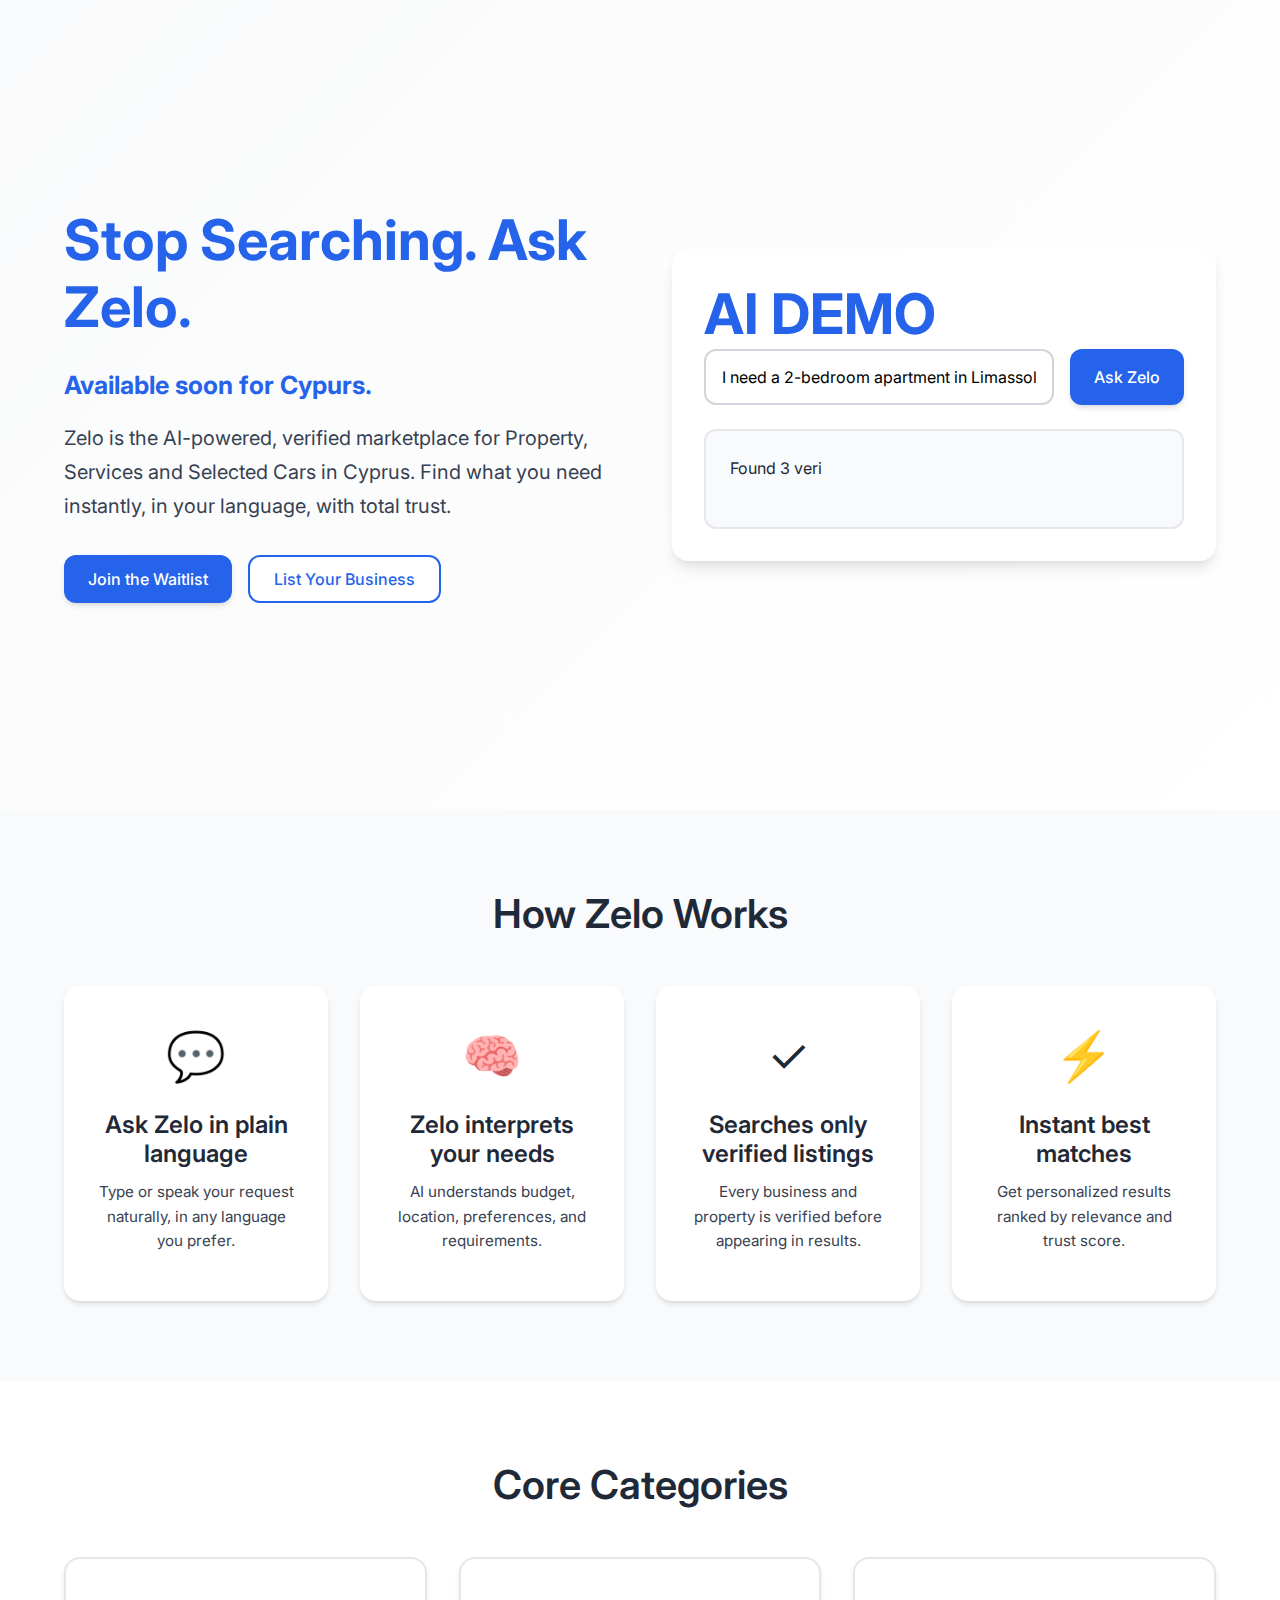
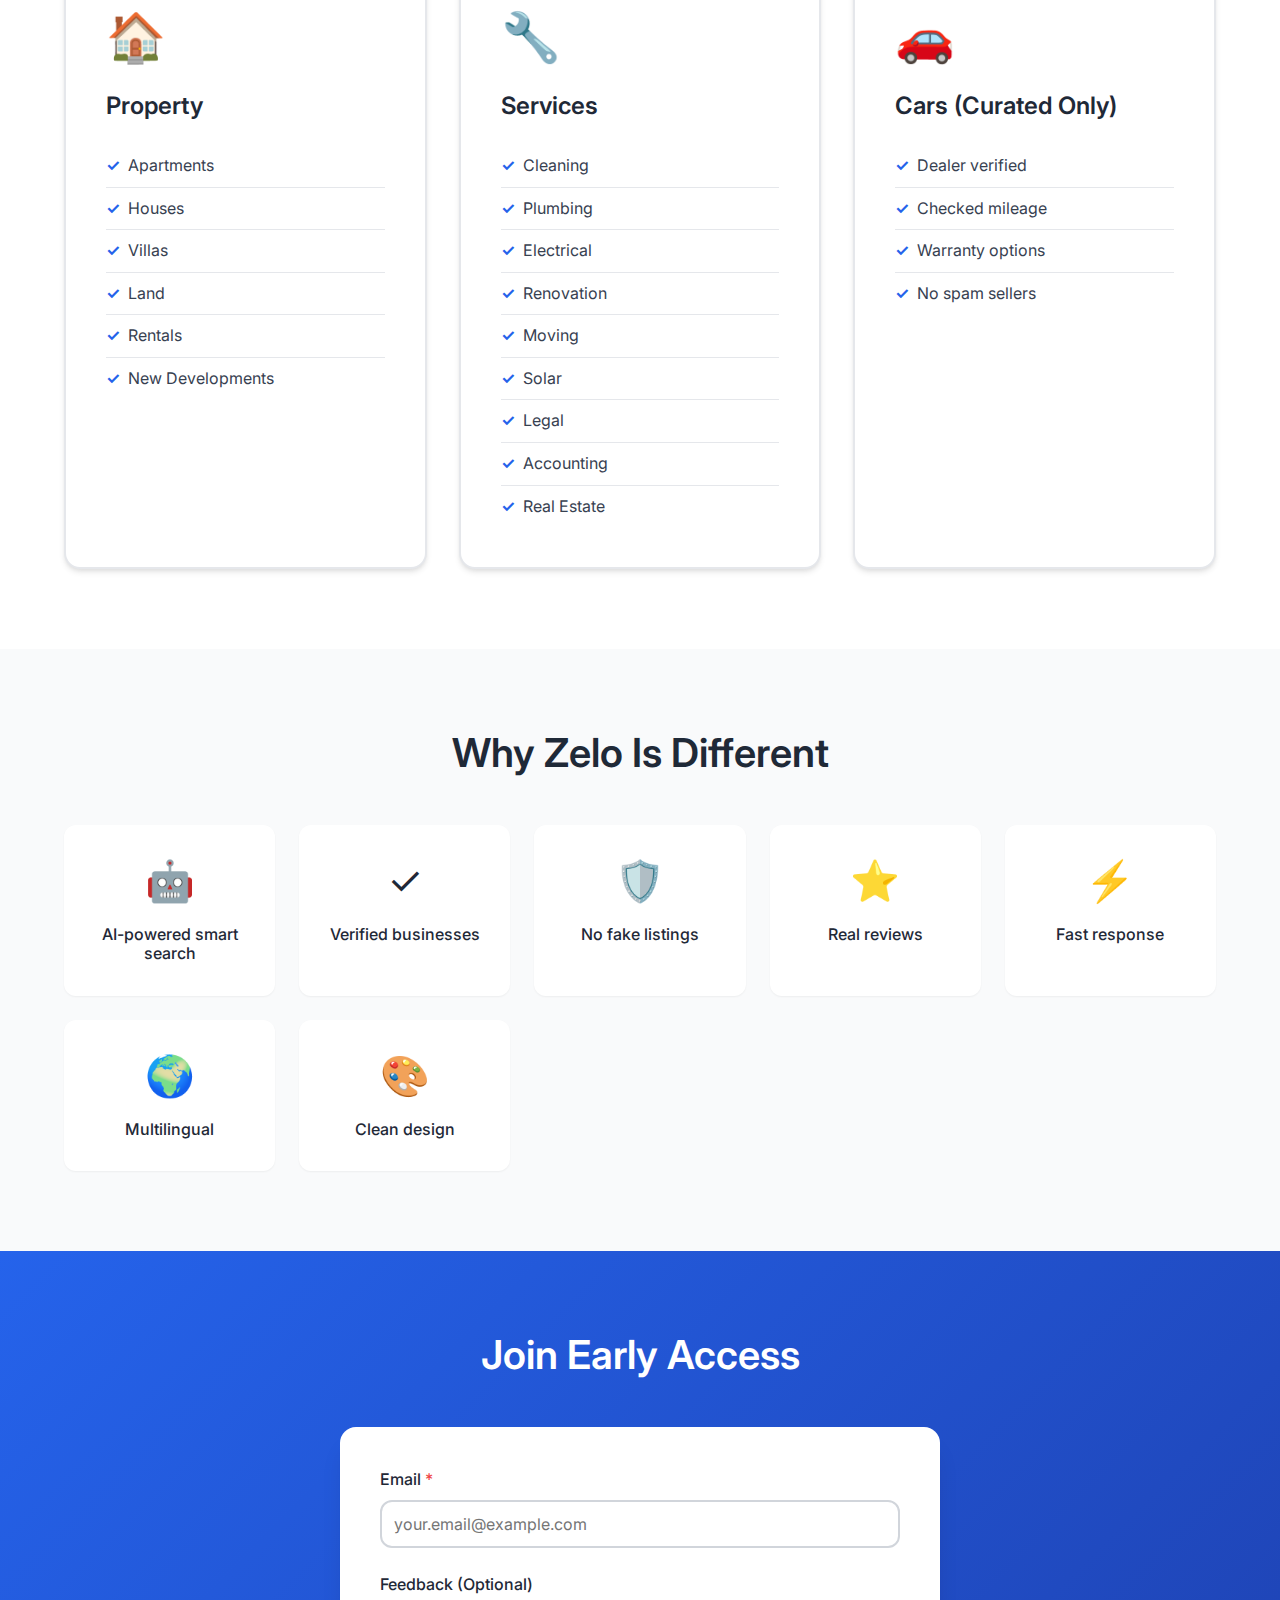
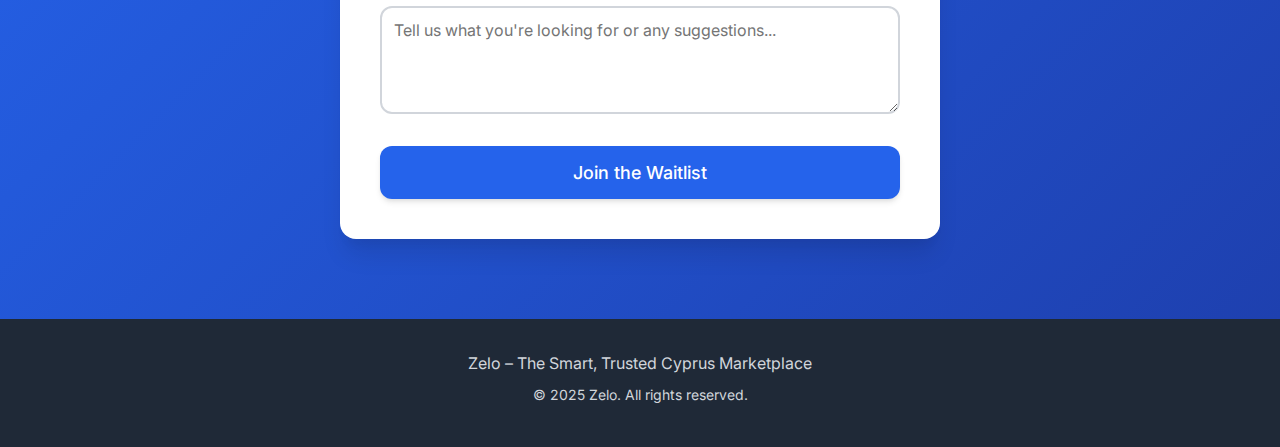
<file: frontend/index.html>
<!DOCTYPE html>
<html lang="en">
<head>
    <meta charset="UTF-8">
    <meta name="viewport" content="width=device-width, initial-scale=1.0">
    <title>ZELO – The Smart, Trusted Marketplace of Cyprus</title>
    <link rel="stylesheet" href="style.css">
    <link rel="preconnect" href="https://fonts.googleapis.com">
    <link rel="preconnect" href="https://fonts.gstatic.com" crossorigin>
    <link href="https://fonts.googleapis.com/css2?family=Inter:wght@300;400;500;600;700&display=swap" rel="stylesheet">
</head>
<body>
    <!-- Hero Section -->
    <section class="hero">
        <div class="container">
            <div class="hero-content">
                <h1 class="hero-headline">Stop Searching. Ask Zelo.</h1>
                <p class="hero-subheadline1">
                    Available soon for Cypurs.
                </p>
                <p class="hero-subheadline">
                    Zelo is the AI-powered, verified marketplace for Property, Services and Selected Cars in Cyprus.
                    Find what you need instantly, in your language, with total trust.
                </p>
                <div class="hero-buttons">
                    <button class="btn btn-primary" onclick="scrollToWaitlist()">Join the Waitlist</button>
                    <button class="btn btn-secondary" onclick="scrollToWaitlist()">List Your Business</button>
                </div>
            </div>
            <div class="hero-visual">
                <div class="hero-demo-card">
                    <h1>AI DEMO</h1>
                    <div class="demo-input-container">
                        <input 
                            type="text" 
                            id="ai-input" 
                            class="demo-input" 
                            placeholder="Ask Zelo anything... (e.g., 'I need a 2-bedroom apartment in Limassol under €800/month')"
                        >
                        <button class="btn btn-primary" onclick="askZelo()">Ask Zelo</button>
                    </div>
                    <div id="ai-response" class="demo-response"></div>
                </div>
            </div>
        </div>
    </section>

    <!-- How Zelo Works Section -->
    <section class="how-it-works">
        <div class="container">
            <h2 class="section-title">How Zelo Works</h2>
            <div class="steps-grid">
                <div class="step-card">
                    <div class="step-icon">💬</div>
                    <h3>Ask Zelo in plain language</h3>
                    <p>Type or speak your request naturally, in any language you prefer.</p>
                </div>
                <div class="step-card">
                    <div class="step-icon">🧠</div>
                    <h3>Zelo interprets your needs</h3>
                    <p>AI understands budget, location, preferences, and requirements.</p>
                </div>
                <div class="step-card">
                    <div class="step-icon">✓</div>
                    <h3>Searches only verified listings</h3>
                    <p>Every business and property is verified before appearing in results.</p>
                </div>
                <div class="step-card">
                    <div class="step-icon">⚡</div>
                    <h3>Instant best matches</h3>
                    <p>Get personalized results ranked by relevance and trust score.</p>
                </div>
            </div>
        </div>
    </section>

    <!-- Core Categories Section -->
    <section class="categories">
        <div class="container">
            <h2 class="section-title">Core Categories</h2>
            <div class="categories-grid">
                <div class="category-card">
                    <div class="category-icon">🏠</div>
                    <h3>Property</h3>
                    <ul>
                        <li>Apartments</li>
                        <li>Houses</li>
                        <li>Villas</li>
                        <li>Land</li>
                        <li>Rentals</li>
                        <li>New Developments</li>
                    </ul>
                </div>
                <div class="category-card">
                    <div class="category-icon">🔧</div>
                    <h3>Services</h3>
                    <ul>
                        <li>Cleaning</li>
                        <li>Plumbing</li>
                        <li>Electrical</li>
                        <li>Renovation</li>
                        <li>Moving</li>
                        <li>Solar</li>
                        <li>Legal</li>
                        <li>Accounting</li>
                        <li>Real Estate</li>
                    </ul>
                </div>
                <div class="category-card">
                    <div class="category-icon">🚗</div>
                    <h3>Cars (Curated Only)</h3>
                    <ul>
                        <li>Dealer verified</li>
                        <li>Checked mileage</li>
                        <li>Warranty options</li>
                        <li>No spam sellers</li>
                    </ul>
                </div>
            </div>
        </div>
    </section>

    <!-- Why Zelo Is Different Section -->
    <section class="why-different">
        <div class="container">
            <h2 class="section-title">Why Zelo Is Different</h2>
            <div class="features-grid">
                <div class="feature-item">
                    <div class="feature-icon">🤖</div>
                    <h4>AI-powered smart search</h4>
                </div>
                <div class="feature-item">
                    <div class="feature-icon">✓</div>
                    <h4>Verified businesses</h4>
                </div>
                <div class="feature-item">
                    <div class="feature-icon">🛡️</div>
                    <h4>No fake listings</h4>
                </div>
                <div class="feature-item">
                    <div class="feature-icon">⭐</div>
                    <h4>Real reviews</h4>
                </div>
                <div class="feature-item">
                    <div class="feature-icon">⚡</div>
                    <h4>Fast response</h4>
                </div>
                <div class="feature-item">
                    <div class="feature-icon">🌍</div>
                    <h4>Multilingual</h4>
                </div>
                <div class="feature-item">
                    <div class="feature-icon">🎨</div>
                    <h4>Clean design</h4>
                </div>
            </div>
        </div>
    </section>

    <!-- Join Early Access – Waitlist Form Section -->
    <section class="waitlist" id="waitlist">
        <div class="container">
            <h2 class="section-title">Join Early Access</h2>
            <div class="waitlist-card">
                <form id="waitlist-form" onsubmit="submitWaitlist(event)">
                    <div class="form-group">
                        <label for="email">Email <span class="required">*</span></label>
                        <input 
                            type="email" 
                            id="email" 
                            name="email" 
                            required 
                            placeholder="your.email@example.com"
                        >
                    </div>
                    <div class="form-group">
                        <label for="feedback">Feedback (Optional)</label>
                        <textarea 
                            id="feedback" 
                            name="feedback" 
                            rows="4" 
                            placeholder="Tell us what you're looking for or any suggestions..."
                        ></textarea>
                    </div>
                    <button type="submit" class="btn btn-primary btn-large">Join the Waitlist</button>
                </form>
                <div id="waitlist-message" class="waitlist-message"></div>
            </div>
        </div>
    </section>

    <!-- Footer -->
    <footer class="footer">
        <div class="container">
            <p>Zelo – The Smart, Trusted Cyprus Marketplace</p>
            <p class="footer-copyright">&copy; 2025 Zelo. All rights reserved.</p>
        </div>
    </footer>

    <script src="script.js"></script>
</body>
</html>
</file>
<file: frontend/style.css>
/* ============================================
   ZELO - Modern, Clean CSS Stylesheet
   ============================================ */

/* CSS Variables for Consistent Design */
:root {
    --zelo-blue: #2563eb;
    --zelo-blue-dark: #1e40af;
    --zelo-blue-light: #3b82f6;
    --charcoal: #1f2937;
    --charcoal-light: #374151;
    --white: #ffffff;
    --gray-50: #f9fafb;
    --gray-100: #f3f4f6;
    --gray-200: #e5e7eb;
    --gray-300: #d1d5db;
    --gray-400: #9ca3af;
    --gray-500: #6b7280;
    --gray-600: #4b5563;
    --shadow-sm: 0 1px 2px 0 rgba(0, 0, 0, 0.05);
    --shadow-md: 0 4px 6px -1px rgba(0, 0, 0, 0.1), 0 2px 4px -1px rgba(0, 0, 0, 0.06);
    --shadow-lg: 0 10px 15px -3px rgba(0, 0, 0, 0.1), 0 4px 6px -2px rgba(0, 0, 0, 0.05);
    --shadow-xl: 0 20px 25px -5px rgba(0, 0, 0, 0.1), 0 10px 10px -5px rgba(0, 0, 0, 0.04);
    --radius-sm: 0.375rem;
    --radius-md: 0.5rem;
    --radius-lg: 0.75rem;
    --radius-xl: 1rem;
    --radius-2xl: 1.5rem;
}

/* Reset & Base Styles */
* {
    margin: 0;
    padding: 0;
    box-sizing: border-box;
}

body {
    font-family: 'Inter', -apple-system, BlinkMacSystemFont, 'Segoe UI', Roboto, Oxygen, Ubuntu, Cantarell, sans-serif;
    color: var(--charcoal);
    background-color: var(--white);
    line-height: 1.6;
    -webkit-font-smoothing: antialiased;
    -moz-osx-font-smoothing: grayscale;
}

.container {
    max-width: 1200px;
    margin: 0 auto;
    padding: 0 1.5rem;
}

/* Typography Hierarchy */
h1, h2, h3, h4 {
    font-weight: 600;
    line-height: 1.2;
    color: var(--charcoal);
}

h1 {
    font-size: clamp(2rem, 5vw, 3.5rem);
    font-weight: 700;
    color: var(--zelo-blue);
}

.hero-headline {
    color: var(--zelo-blue);
}

h2 {
    font-size: clamp(1.75rem, 4vw, 2.5rem);
    margin-bottom: 2rem;
    text-align: center;
}

h3 {
    font-size: clamp(1.25rem, 3vw, 1.5rem);
    margin-bottom: 0.75rem;
}

h4 {
    font-size: 1.125rem;
    margin-bottom: 0.5rem;
}

p {
    font-size: 1rem;
    color: var(--charcoal-light);
    margin-bottom: 1rem;
}

/* Buttons */
.btn {
    display: inline-block;
    padding: 0.75rem 1.5rem;
    font-size: 1rem;
    font-weight: 500;
    text-align: center;
    text-decoration: none;
    border: none;
    border-radius: var(--radius-lg);
    cursor: pointer;
    transition: all 0.3s ease;
    font-family: inherit;
}

.btn-primary {
    background-color: var(--zelo-blue);
    color: var(--white);
    box-shadow: var(--shadow-md);
}

.btn-primary:hover {
    background-color: var(--zelo-blue-dark);
    transform: translateY(-2px);
    box-shadow: var(--shadow-lg);
}

.btn-primary:active {
    transform: translateY(0);
}

.btn-secondary {
    background-color: var(--white);
    color: var(--zelo-blue);
    border: 2px solid var(--zelo-blue);
}

.btn-secondary:hover {
    background-color: var(--gray-50);
    transform: translateY(-2px);
}

.btn-large {
    padding: 1rem 2rem;
    font-size: 1.125rem;
    width: 100%;
}

/* Hero Section */
.hero {
    min-height: 90vh;
    display: flex;
    align-items: center;
    background: linear-gradient(135deg, var(--gray-50) 0%, var(--white) 100%);
    padding: 4rem 0;
    animation: fadeIn 1s ease-in;
}

.hero .container {
    display: grid;
    grid-template-columns: 1fr 1fr;
    gap: 4rem;
    align-items: center;
}

.hero-content {
    animation: slideInLeft 0.8s ease-out;
}

.hero-headline {
    margin-bottom: 1.5rem;
    color: var(--zelo-blue);
}

.hero-subheadline1{
    font-weight: bolder;
    font-size: 25px;
    color: var(--zelo-blue);
}

.hero-subheadline {
    font-size: clamp(1rem, 2vw, 1.25rem);
    margin-bottom: 2rem;
    color: var(--charcoal-light);
    line-height: 1.7;
}

.hero-buttons {
    display: flex;
    gap: 1rem;
    flex-wrap: wrap;
}

.hero-visual {
    display: flex;
    justify-content: center;
    align-items: center;
    animation: slideInRight 0.8s ease-out;
}

.hero-demo-card {
    background: var(--white);
    padding: 2rem;
    border-radius: var(--radius-xl);
    box-shadow: var(--shadow-lg);
    width: 100%;
    max-width: 600px;
    animation: fadeInUp 0.8s ease-out;
}

/* Section Styles */
section {
    padding: 5rem 0;
}

.section-title {
    text-align: center;
    margin-bottom: 3rem;
}


/* How It Works Section */
.how-it-works {
    background-color: var(--gray-50);
}

.steps-grid {
    display: grid;
    grid-template-columns: repeat(auto-fit, minmax(250px, 1fr));
    gap: 2rem;
    margin-top: 2rem;
}

.step-card {
    background: var(--white);
    padding: 2rem;
    border-radius: var(--radius-xl);
    box-shadow: var(--shadow-md);
    text-align: center;
    transition: all 0.3s ease;
    animation: fadeInUp 0.8s ease-out;
}

.step-card:hover {
    transform: translateY(-5px);
    box-shadow: var(--shadow-lg);
}

.step-card:nth-child(1) { animation-delay: 0.1s; }
.step-card:nth-child(2) { animation-delay: 0.2s; }
.step-card:nth-child(3) { animation-delay: 0.3s; }
.step-card:nth-child(4) { animation-delay: 0.4s; }

.step-icon {
    font-size: 3rem;
    margin-bottom: 1rem;
}

.step-card h3 {
    margin-bottom: 0.75rem;
    color: var(--charcoal);
}

.step-card p {
    color: var(--charcoal-light);
    font-size: 0.95rem;
}

/* Categories Section */
.categories {
    background-color: var(--white);
}

.categories-grid {
    display: grid;
    grid-template-columns: repeat(auto-fit, minmax(300px, 1fr));
    gap: 2rem;
    margin-top: 2rem;
}

.category-card {
    background: var(--white);
    padding: 2.5rem;
    border-radius: var(--radius-xl);
    box-shadow: var(--shadow-md);
    border: 2px solid var(--gray-200);
    transition: all 0.3s ease;
    animation: fadeInUp 0.8s ease-out;
}

.category-card:hover {
    border-color: var(--zelo-blue);
    transform: translateY(-5px);
    box-shadow: var(--shadow-lg);
}

.category-card:nth-child(1) { animation-delay: 0.1s; }
.category-card:nth-child(2) { animation-delay: 0.2s; }
.category-card:nth-child(3) { animation-delay: 0.3s; }

.category-icon {
    font-size: 3rem;
    margin-bottom: 1rem;
}

.category-card h3 {
    margin-bottom: 1.5rem;
    color: var(--charcoal);
}

.category-card ul {
    list-style: none;
}

.category-card li {
    padding: 0.5rem 0;
    color: var(--charcoal-light);
    border-bottom: 1px solid var(--gray-200);
}

.category-card li:last-child {
    border-bottom: none;
}

.category-card li::before {
    content: '✓';
    color: var(--zelo-blue);
    font-weight: bold;
    margin-right: 0.5rem;
}

/* Why Different Section */
.why-different {
    background-color: var(--gray-50);
}

.features-grid {
    display: grid;
    grid-template-columns: repeat(auto-fit, minmax(200px, 1fr));
    gap: 1.5rem;
    margin-top: 2rem;
}

.feature-item {
    background: var(--white);
    padding: 1.5rem;
    border-radius: var(--radius-lg);
    box-shadow: var(--shadow-sm);
    text-align: center;
    transition: all 0.3s ease;
    animation: fadeInUp 0.8s ease-out;
}

.feature-item:hover {
    transform: translateY(-3px);
    box-shadow: var(--shadow-md);
}

.feature-icon {
    font-size: 2.5rem;
    margin-bottom: 0.75rem;
}

.feature-item h4 {
    font-size: 1rem;
    color: var(--charcoal);
    font-weight: 500;
}

/* Demo Input Container (used in hero and elsewhere) */
.demo-input-container {
    display: flex;
    gap: 1rem;
    margin-bottom: 1.5rem;
    flex-wrap: wrap;
}

.demo-input {
    flex: 1;
    min-width: 250px;
    padding: 1rem;
    font-size: 1rem;
    border: 2px solid var(--gray-300);
    border-radius: var(--radius-lg);
    font-family: inherit;
    transition: all 0.3s ease;
}

.demo-input:focus {
    outline: none;
    border-color: var(--zelo-blue);
    box-shadow: 0 0 0 3px rgba(37, 99, 235, 0.1);
}

.demo-response {
    min-height: 100px;
    padding: 1.5rem;
    background: var(--gray-50);
    border-radius: var(--radius-lg);
    border: 2px solid var(--gray-200);
    font-size: 1rem;
    line-height: 1.7;
    color: var(--charcoal);
    white-space: pre-wrap;
}

.demo-response.empty {
    color: var(--gray-400);
    font-style: italic;
}

/* Waitlist Section */
.waitlist {
    background: linear-gradient(135deg, var(--zelo-blue) 0%, var(--zelo-blue-dark) 100%);
    color: var(--white);
}

.waitlist .section-title {
    color: var(--white);
}

.waitlist-card {
    background: var(--white);
    padding: 2.5rem;
    border-radius: var(--radius-xl);
    box-shadow: var(--shadow-xl);
    max-width: 600px;
    margin: 0 auto;
    animation: fadeInUp 0.8s ease-out;
}

.form-group {
    margin-bottom: 1.5rem;
}

.form-group label {
    display: block;
    margin-bottom: 0.5rem;
    font-weight: 500;
    color: var(--charcoal);
}

.required {
    color: #ef4444;
}

.form-group input,
.form-group textarea {
    width: 100%;
    padding: 0.75rem;
    font-size: 1rem;
    border: 2px solid var(--gray-300);
    border-radius: var(--radius-lg);
    font-family: inherit;
    transition: all 0.3s ease;
}

.form-group input:focus,
.form-group textarea:focus {
    outline: none;
    border-color: var(--zelo-blue);
    box-shadow: 0 0 0 3px rgba(37, 99, 235, 0.1);
}

.waitlist-message {
    margin-top: 1.5rem;
    padding: 1rem;
    border-radius: var(--radius-lg);
    text-align: center;
    font-weight: 500;
    display: none;
}

.waitlist-message.success {
    background-color: #d1fae5;
    color: #065f46;
    display: block;
}

.waitlist-message.error {
    background-color: #fee2e2;
    color: #991b1b;
    display: block;
}

/* Footer */
.footer {
    background-color: var(--charcoal);
    color: var(--white);
    padding: 2rem 0;
    text-align: center;
}

.footer p {
    color: var(--gray-300);
    margin-bottom: 0.5rem;
}

.footer-copyright {
    font-size: 0.875rem;
    color: var(--gray-400);
}

/* Animations */
@keyframes fadeIn {
    from {
        opacity: 0;
    }
    to {
        opacity: 1;
    }
}

@keyframes fadeInUp {
    from {
        opacity: 0;
        transform: translateY(30px);
    }
    to {
        opacity: 1;
        transform: translateY(0);
    }
}

@keyframes slideInLeft {
    from {
        opacity: 0;
        transform: translateX(-50px);
    }
    to {
        opacity: 1;
        transform: translateX(0);
    }
}

@keyframes slideInRight {
    from {
        opacity: 0;
        transform: translateX(50px);
    }
    to {
        opacity: 1;
        transform: translateX(0);
    }
}


/* Responsive Design - Mobile First */
@media (max-width: 768px) {
    .hero .container {
        grid-template-columns: 1fr;
        gap: 2rem;
    }


    .hero-buttons {
        flex-direction: column;
    }

    .hero-buttons .btn {
        width: 100%;
    }

    .steps-grid,
    .categories-grid,
    .features-grid {
        grid-template-columns: 1fr;
    }

    .demo-input-container {
        flex-direction: column;
    }

    .demo-input {
        width: 100%;
    }

    section {
        padding: 3rem 0;
    }

    .hero-demo-card,
    .waitlist-card {
        padding: 1.5rem;
    }
}

@media (max-width: 480px) {
    .container {
        padding: 0 1rem;
    }

    h1 {
        font-size: 2rem;
    }

    h2 {
        font-size: 1.75rem;
    }
}

/* Smooth Scrolling */
html {
    scroll-behavior: smooth;
}
</file>
